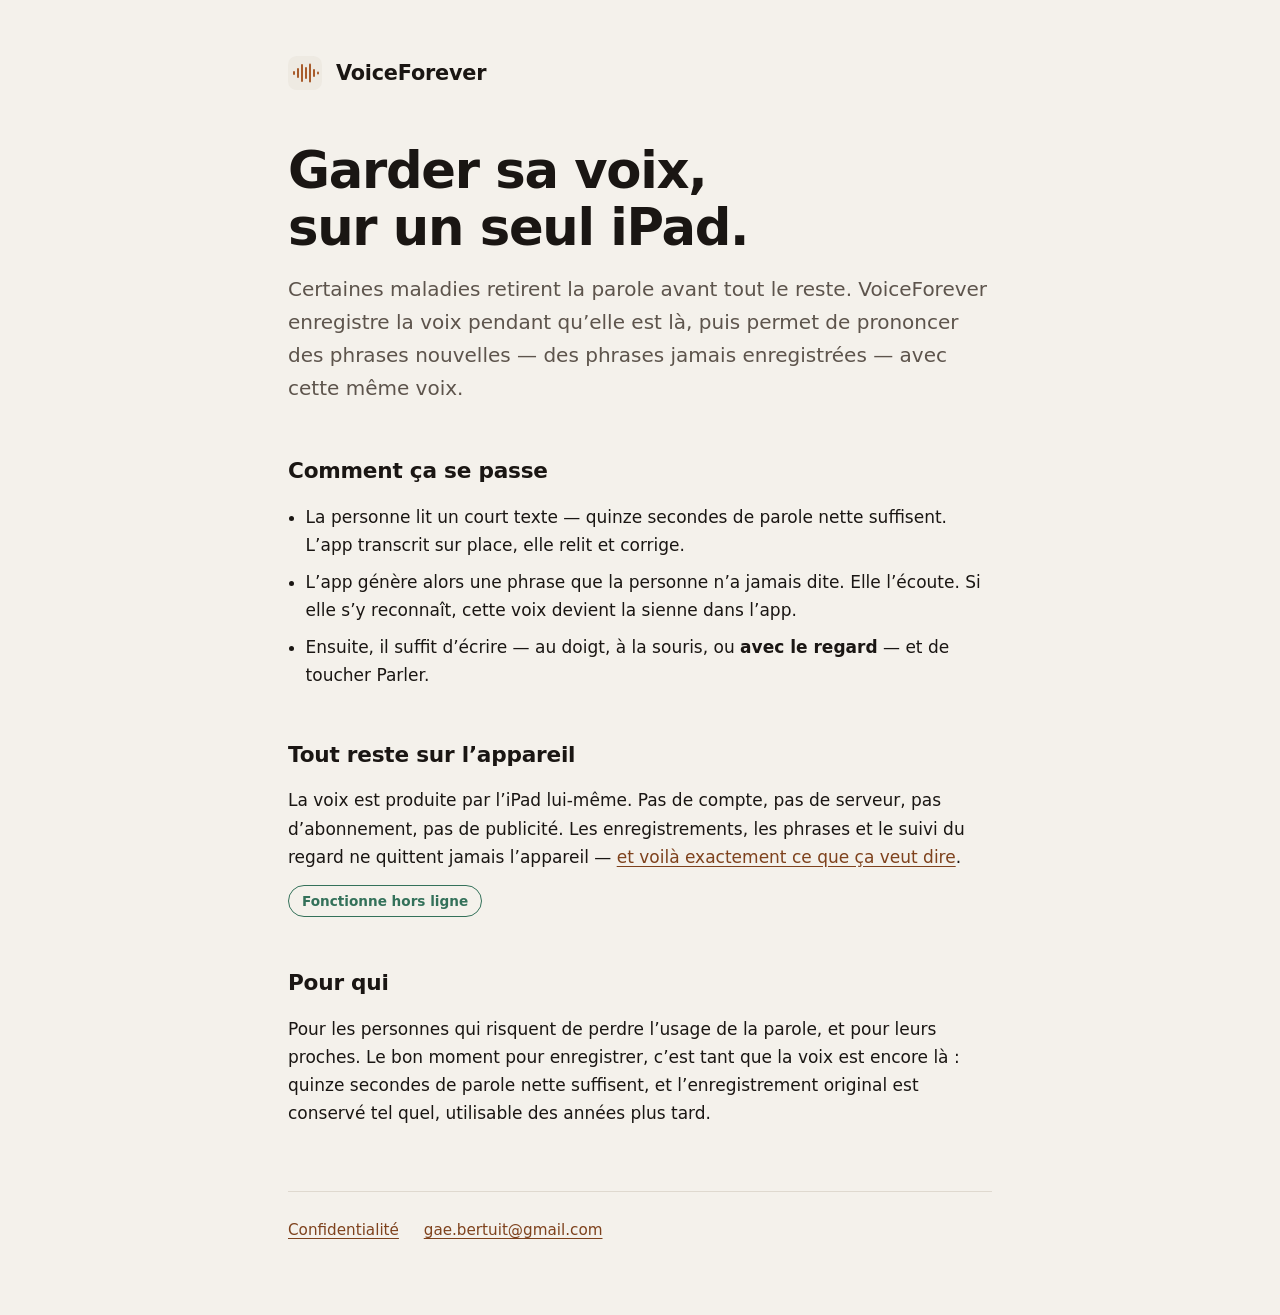
<file: index.html>
<!DOCTYPE html>
<html lang="fr">
<head>
<meta charset="utf-8">
<meta name="viewport" content="width=device-width, initial-scale=1">
<title>VoiceForever — garder sa voix, sur un seul iPad</title>
<meta name="description" content="VoiceForever préserve la voix d’une personne qui risque de perdre l’usage de la parole, puis lui permet de prononcer des phrases nouvelles avec sa propre voix. Tout reste sur l’iPad.">
<meta name="color-scheme" content="light dark">
<meta property="og:title" content="VoiceForever">
<meta property="og:description" content="Garder sa voix, sur un seul iPad. Rien ne quitte l’appareil.">
<meta property="og:locale" content="fr_FR">
<link rel="icon" href="favicon.svg" type="image/svg+xml">
<link rel="stylesheet" href="style.css">
</head>
<body>
<div class="wrap">

<header>
  <div class="mark">
    <svg width="34" height="34" viewBox="0 0 34 34" role="img" aria-label="VoiceForever">
      <rect width="34" height="34" rx="8.6" fill="var(--well)"/>
      <g fill="var(--copper)">
        <rect x="5"  y="15"   width="2" height="4"    rx="1"/>
        <rect x="9"  y="12"   width="2" height="10"   rx="1"/>
        <rect x="13" y="8"    width="2" height="18"   rx="1"/>
        <rect x="17" y="11"   width="2" height="12"   rx="1"/>
        <rect x="21" y="7.5"  width="2" height="19"   rx="1"/>
        <rect x="25" y="13"   width="2" height="8"    rx="1"/>
        <rect x="29" y="15.5" width="2" height="3"    rx="1"/>
      </g>
    </svg>
    <span>VoiceForever</span>
  </div>
</header>

<main>
  <h1>Garder sa voix,<br>sur un seul iPad.</h1>
  <p class="lede">
    Certaines maladies retirent la parole avant tout le reste. VoiceForever enregistre la voix
    pendant qu’elle est là, puis permet de prononcer des phrases nouvelles — des phrases jamais
    enregistrées — avec cette même voix.
  </p>

  <h2>Comment ça se passe</h2>
  <ul>
    <li>La personne lit un court texte — quinze secondes de parole nette suffisent. L’app transcrit sur place, elle relit et corrige.</li>
    <li>L’app génère alors une phrase que la personne n’a jamais dite. Elle l’écoute. Si elle s’y reconnaît, cette voix devient la sienne dans l’app.</li>
    <li>Ensuite, il suffit d’écrire — au doigt, à la souris, ou <strong>avec le regard</strong> — et de toucher Parler.</li>
  </ul>

  <h2>Tout reste sur l’appareil</h2>
  <p>
    La voix est produite par l’iPad lui-même. Pas de compte, pas de serveur, pas d’abonnement,
    pas de publicité. Les enregistrements, les phrases et le suivi du regard ne quittent jamais
    l’appareil — <a href="confidentialite.html">et voilà exactement ce que ça veut dire</a>.
  </p>
  <p><span class="pill">Fonctionne hors ligne</span></p>

  <h2>Pour qui</h2>
  <p>
    Pour les personnes qui risquent de perdre l’usage de la parole, et pour leurs proches. Le
    bon moment pour enregistrer, c’est tant que la voix est encore là : quinze secondes de
    parole nette suffisent, et l’enregistrement original est conservé tel quel, utilisable
    des années plus tard.
  </p>
</main>

<footer>
  <a href="confidentialite.html">Confidentialité</a>
  <a href="mailto:gae.bertuit@gmail.com">gae.bertuit@gmail.com</a>
</footer>

</div>
</body>
</html>
</file>
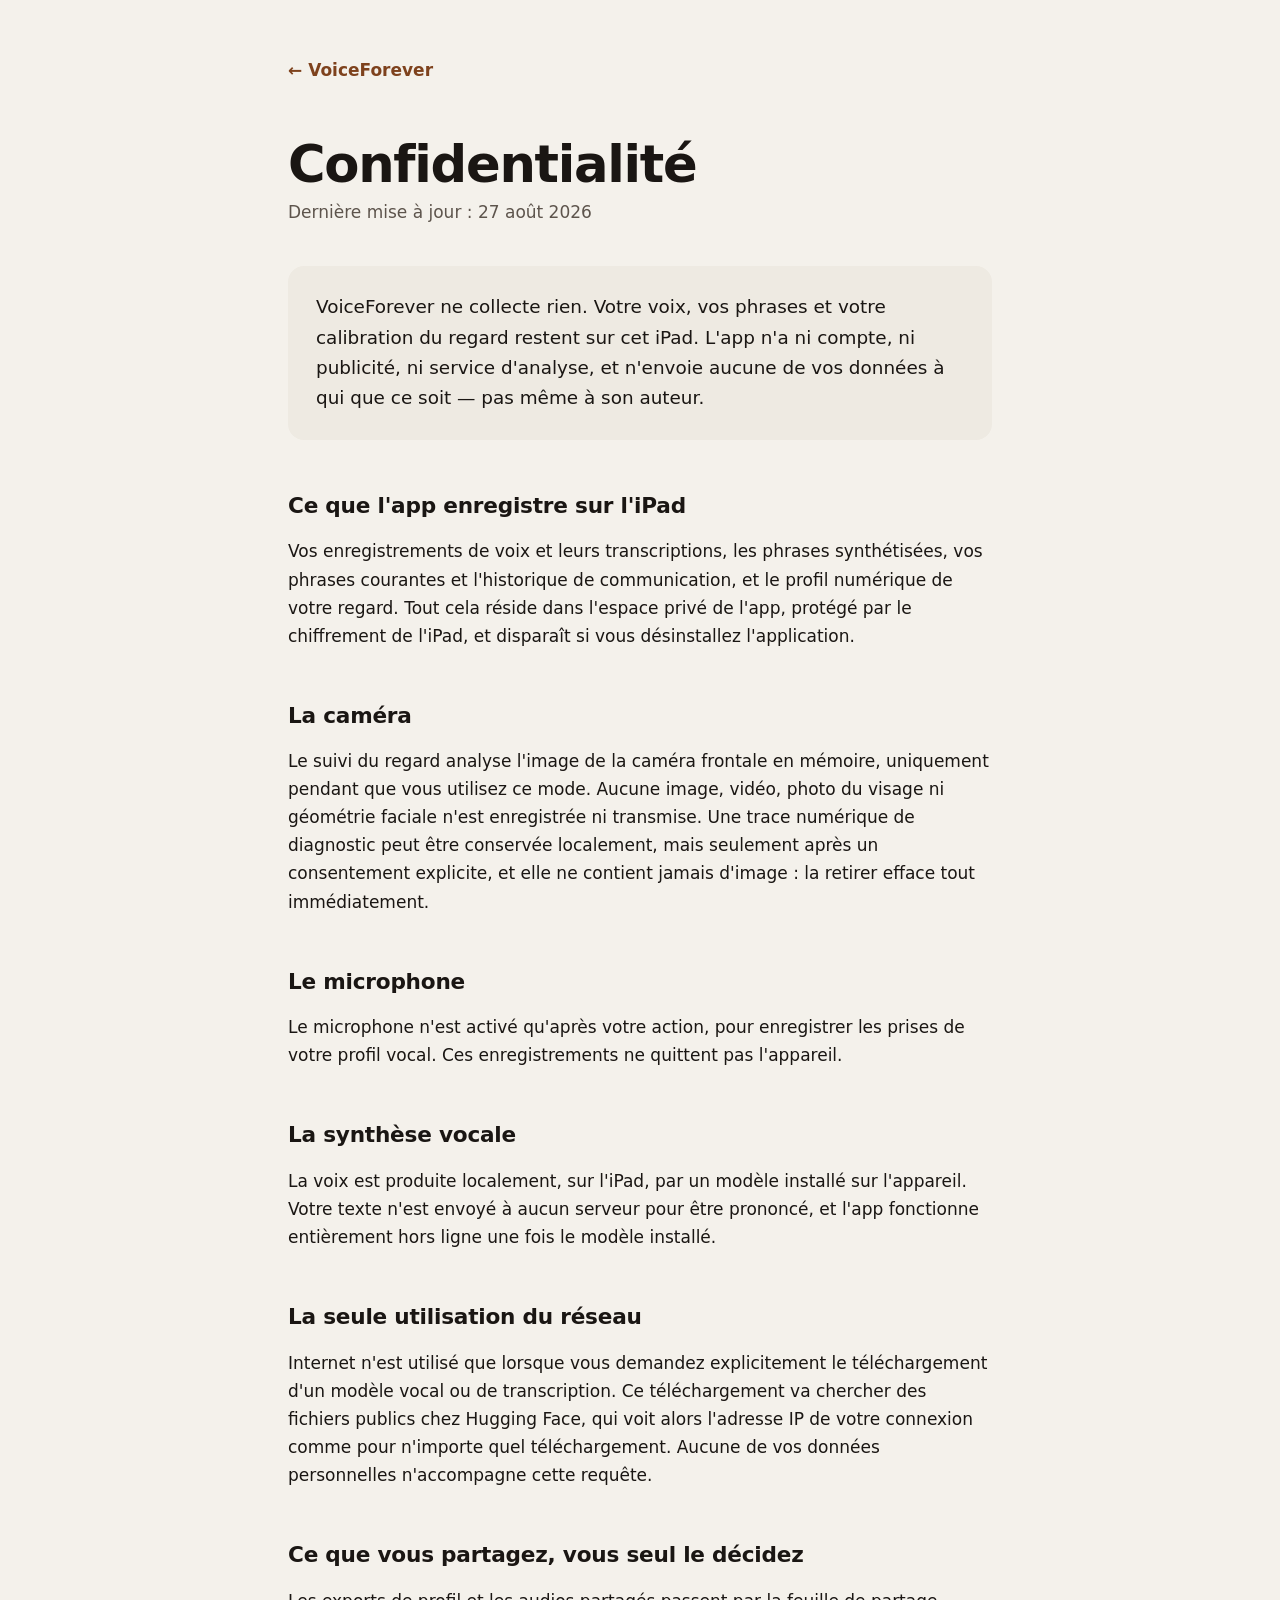
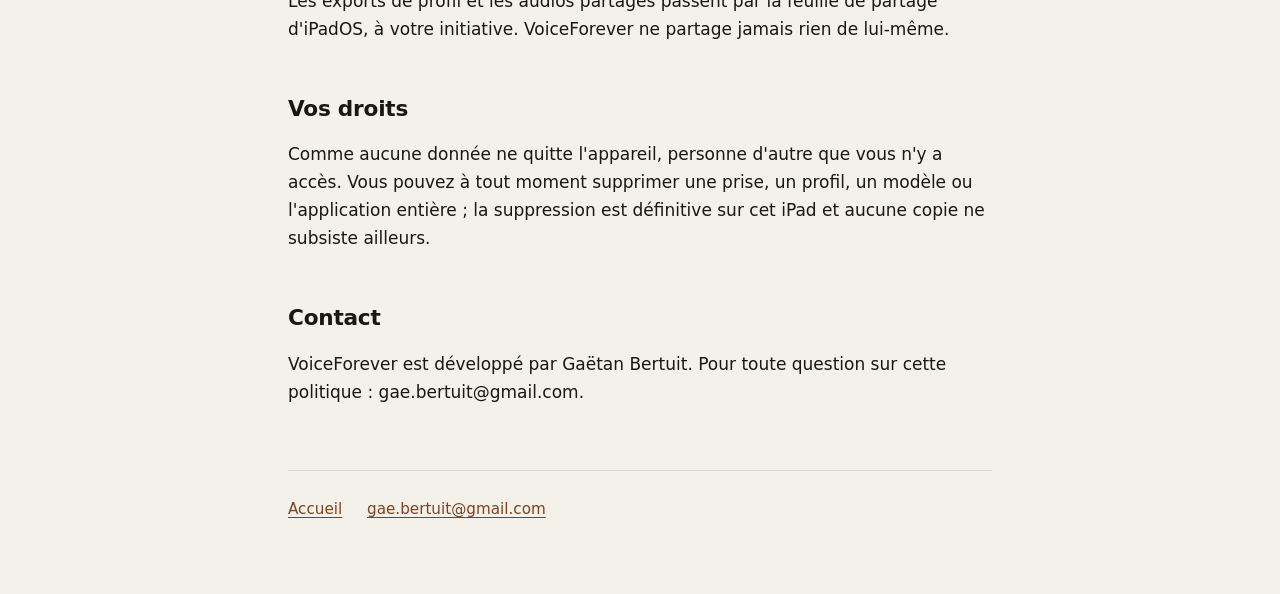
<file: confidentialite.html>
<!DOCTYPE html>
<html lang="fr">
<head>
<meta charset="utf-8">
<meta name="viewport" content="width=device-width, initial-scale=1">
<title>Confidentialité — VoiceForever</title>
<meta name="description" content="VoiceForever ne collecte rien : voix, phrases et calibration du regard restent sur l’iPad.">
<meta name="color-scheme" content="light dark">
<link rel="icon" href="favicon.svg" type="image/svg+xml">
<link rel="stylesheet" href="style.css">
</head>
<body>
<div class="wrap">

<header>
  <a class="back" href="index.html">← VoiceForever</a>
</header>

<main>
  <h1>Confidentialité</h1>
  <p class="updated">Dernière mise à jour : 27 août 2026</p>

  <div class="said">
    <p class="lede">VoiceForever ne collecte rien. Votre voix, vos phrases et votre calibration du regard restent sur cet iPad. L&#x27;app n&#x27;a ni compte, ni publicité, ni service d&#x27;analyse, et n&#x27;envoie aucune de vos données à qui que ce soit — pas même à son auteur.</p>
  </div>

  <h2>Ce que l&#x27;app enregistre sur l&#x27;iPad</h2>
  <p>Vos enregistrements de voix et leurs transcriptions, les phrases synthétisées, vos phrases courantes et l&#x27;historique de communication, et le profil numérique de votre regard. Tout cela réside dans l&#x27;espace privé de l&#x27;app, protégé par le chiffrement de l&#x27;iPad, et disparaît si vous désinstallez l&#x27;application.</p>
  <h2>La caméra</h2>
  <p>Le suivi du regard analyse l&#x27;image de la caméra frontale en mémoire, uniquement pendant que vous utilisez ce mode. Aucune image, vidéo, photo du visage ni géométrie faciale n&#x27;est enregistrée ni transmise. Une trace numérique de diagnostic peut être conservée localement, mais seulement après un consentement explicite, et elle ne contient jamais d&#x27;image : la retirer efface tout immédiatement.</p>
  <h2>Le microphone</h2>
  <p>Le microphone n&#x27;est activé qu&#x27;après votre action, pour enregistrer les prises de votre profil vocal. Ces enregistrements ne quittent pas l&#x27;appareil.</p>
  <h2>La synthèse vocale</h2>
  <p>La voix est produite localement, sur l&#x27;iPad, par un modèle installé sur l&#x27;appareil. Votre texte n&#x27;est envoyé à aucun serveur pour être prononcé, et l&#x27;app fonctionne entièrement hors ligne une fois le modèle installé.</p>
  <h2>La seule utilisation du réseau</h2>
  <p>Internet n&#x27;est utilisé que lorsque vous demandez explicitement le téléchargement d&#x27;un modèle vocal ou de transcription. Ce téléchargement va chercher des fichiers publics chez Hugging Face, qui voit alors l&#x27;adresse IP de votre connexion comme pour n&#x27;importe quel téléchargement. Aucune de vos données personnelles n&#x27;accompagne cette requête.</p>
  <h2>Ce que vous partagez, vous seul le décidez</h2>
  <p>Les exports de profil et les audios partagés passent par la feuille de partage d&#x27;iPadOS, à votre initiative. VoiceForever ne partage jamais rien de lui-même.</p>
  <h2>Vos droits</h2>
  <p>Comme aucune donnée ne quitte l&#x27;appareil, personne d&#x27;autre que vous n&#x27;y a accès. Vous pouvez à tout moment supprimer une prise, un profil, un modèle ou l&#x27;application entière ; la suppression est définitive sur cet iPad et aucune copie ne subsiste ailleurs.</p>
  <h2>Contact</h2>
  <p>VoiceForever est développé par Gaëtan Bertuit. Pour toute question sur cette politique : gae.bertuit@gmail.com.</p>
</main>

<footer>
  <a href="index.html">Accueil</a>
  <a href="mailto:gae.bertuit@gmail.com">gae.bertuit@gmail.com</a>
</footer>

</div>
</body>
</html>
</file>
<file: style.css>
:root {
  --paper: #F4F1EB;
  --surface: #FCFBF8;
  --well: #EEEAE2;
  --ink: #1A1613;
  --ink-soft: #5D544C;
  --copper: #A85B2B;
  --copper-deep: #7E421D;
  --patina: #34715A;
  --rule: #DFD9CF;
}
@media (prefers-color-scheme: dark) {
  :root {
    --paper: #1A1613;
    --surface: #25201B;
    --well: #2F2922;
    --ink: #F4F1EB;
    --ink-soft: #B7ABA0;
    --copper: #D99A66;
    --copper-deep: #E8B183;
    --patina: #7BB79A;
    --rule: #3A332B;
  }
}
* { box-sizing: border-box; }
html { -webkit-text-size-adjust: 100%; }
body {
  margin: 0;
  background: var(--paper);
  color: var(--ink);
  font: 17px/1.65 -apple-system, BlinkMacSystemFont, "Segoe UI", system-ui, sans-serif;
  padding: 0 24px;
}
.wrap { max-width: 44rem; margin: 0 auto; }
header { padding: 56px 0 8px; }
.mark { display: flex; align-items: center; gap: 14px; }
.mark svg { display: block; }
.mark span { font-size: 1.3rem; font-weight: 600; letter-spacing: -0.01em; }
h1 {
  font-size: clamp(2.1rem, 7vw, 3.2rem);
  line-height: 1.1;
  letter-spacing: -0.025em;
  margin: 40px 0 0;
  font-weight: 600;
}
.lede { font-size: 1.25rem; color: var(--ink-soft); margin: 18px 0 0; }
.said {
  background: var(--well);
  border-radius: 16px;
  padding: 26px 28px;
  margin: 40px 0;
}
h2 {
  font-size: 1.35rem;
  letter-spacing: -0.01em;
  margin: 48px 0 12px;
  font-weight: 600;
}
p { margin: 14px 0; }
ul { padding-left: 1.1rem; margin: 14px 0; }
li { margin: 9px 0; }
a { color: var(--copper-deep); text-underline-offset: 3px; }
a:hover { color: var(--copper); }
.pill {
  display: inline-block;
  border: 1px solid var(--patina);
  color: var(--patina);
  border-radius: 999px;
  padding: 4px 13px;
  font-size: 0.85rem;
  font-weight: 600;
}
footer {
  border-top: 1px solid var(--rule);
  margin: 64px 0 0;
  padding: 26px 0 72px;
  color: var(--ink-soft);
  font-size: 0.95rem;
}
footer a { margin-right: 20px; }
/* Page Confidentialité */
.back { display: inline-block; font-weight: 600; text-decoration: none; }
.updated { color: var(--ink-soft); margin: 6px 0 0; }
.said .lede { margin: 0; font-size: 1.15rem; color: var(--ink); }
main h1 { margin-top: 44px; }
</file>
